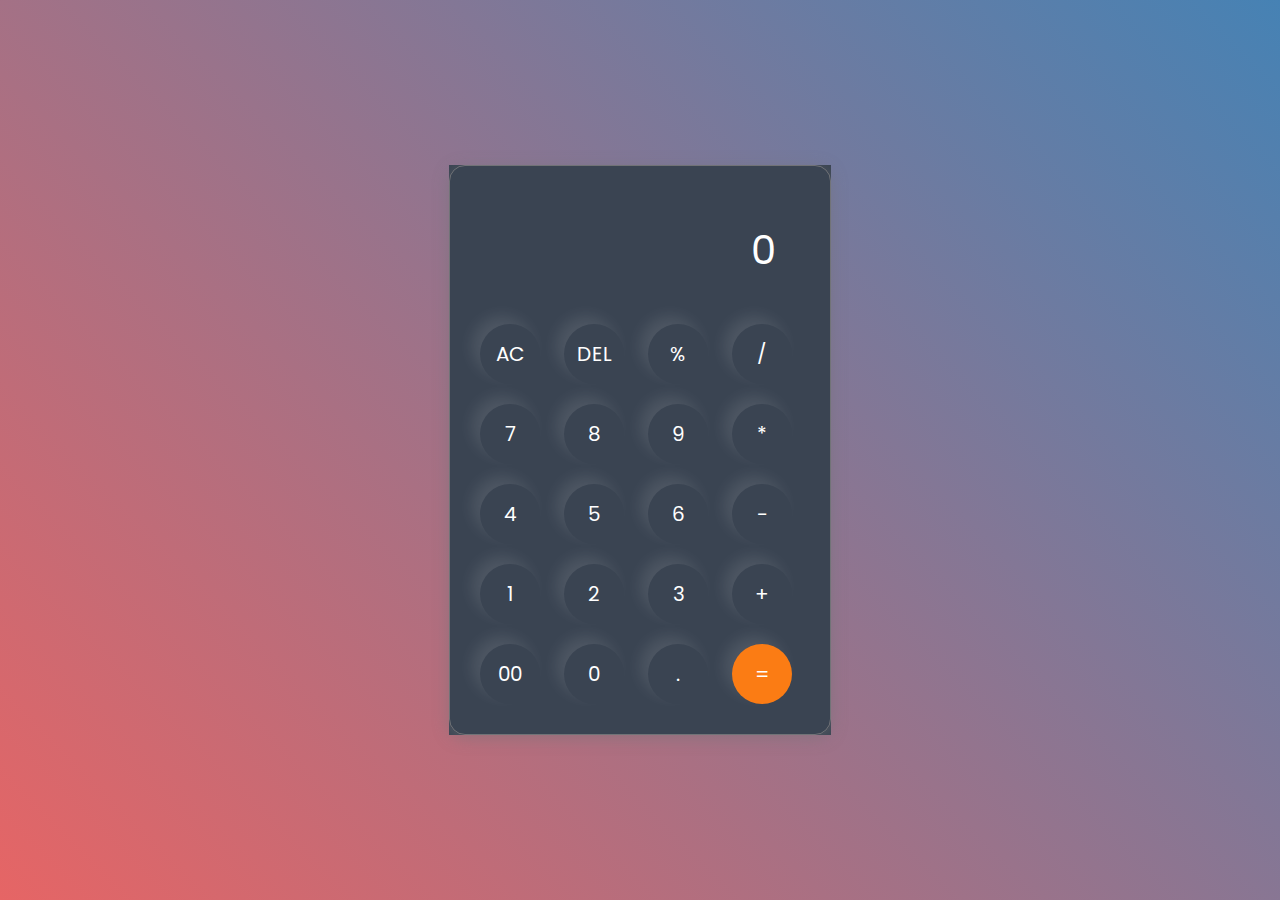
<file: calculator/index.html>
<!DOCTYPE html>
<html lang="en">
  <head>
    <meta charset="UTF-8" />
    <meta http-equiv="X-UA-Compatible" content="IE=edge" />
    <meta name="viewport" content="width=device-width, initial-scale=1.0" />
    <link rel="stylesheet" href="style.css" />
    <title>Calculator - By Code Traversal</title>
  </head>
  <body>
    <div class="container">
      <div class="calculator">
        <input type="text" id="inputBox" placeholder="0" />
        <div>
          <button class="button operator">AC</button>
          <button class="button operator">DEL</button>
          <button class="button operator">%</button>
          <button class="button operator">/</button>
        </div>
        <div>
          <button class="button">7</button>
          <button class="button">8</button>
          <button class="button">9</button>
          <button class="button operator">*</button>
        </div>
        <div>
          <button class="button">4</button>
          <button class="button">5</button>
          <button class="button">6</button>
          <button class="button operator">-</button>
        </div>
        <div>
          <button class="button">1</button>
          <button class="button">2</button>
          <button class="button">3</button>
          <button class="button operator">+</button>
        </div>

        <div>
          <button class="button">00</button>
          <button class="button">0</button>
          <button class="button">.</button>
          <button class="button equalBtn">=</button>
        </div>
      </div>
    </div>

    <script src="script.js"></script>
  </body>
</html>
</file>
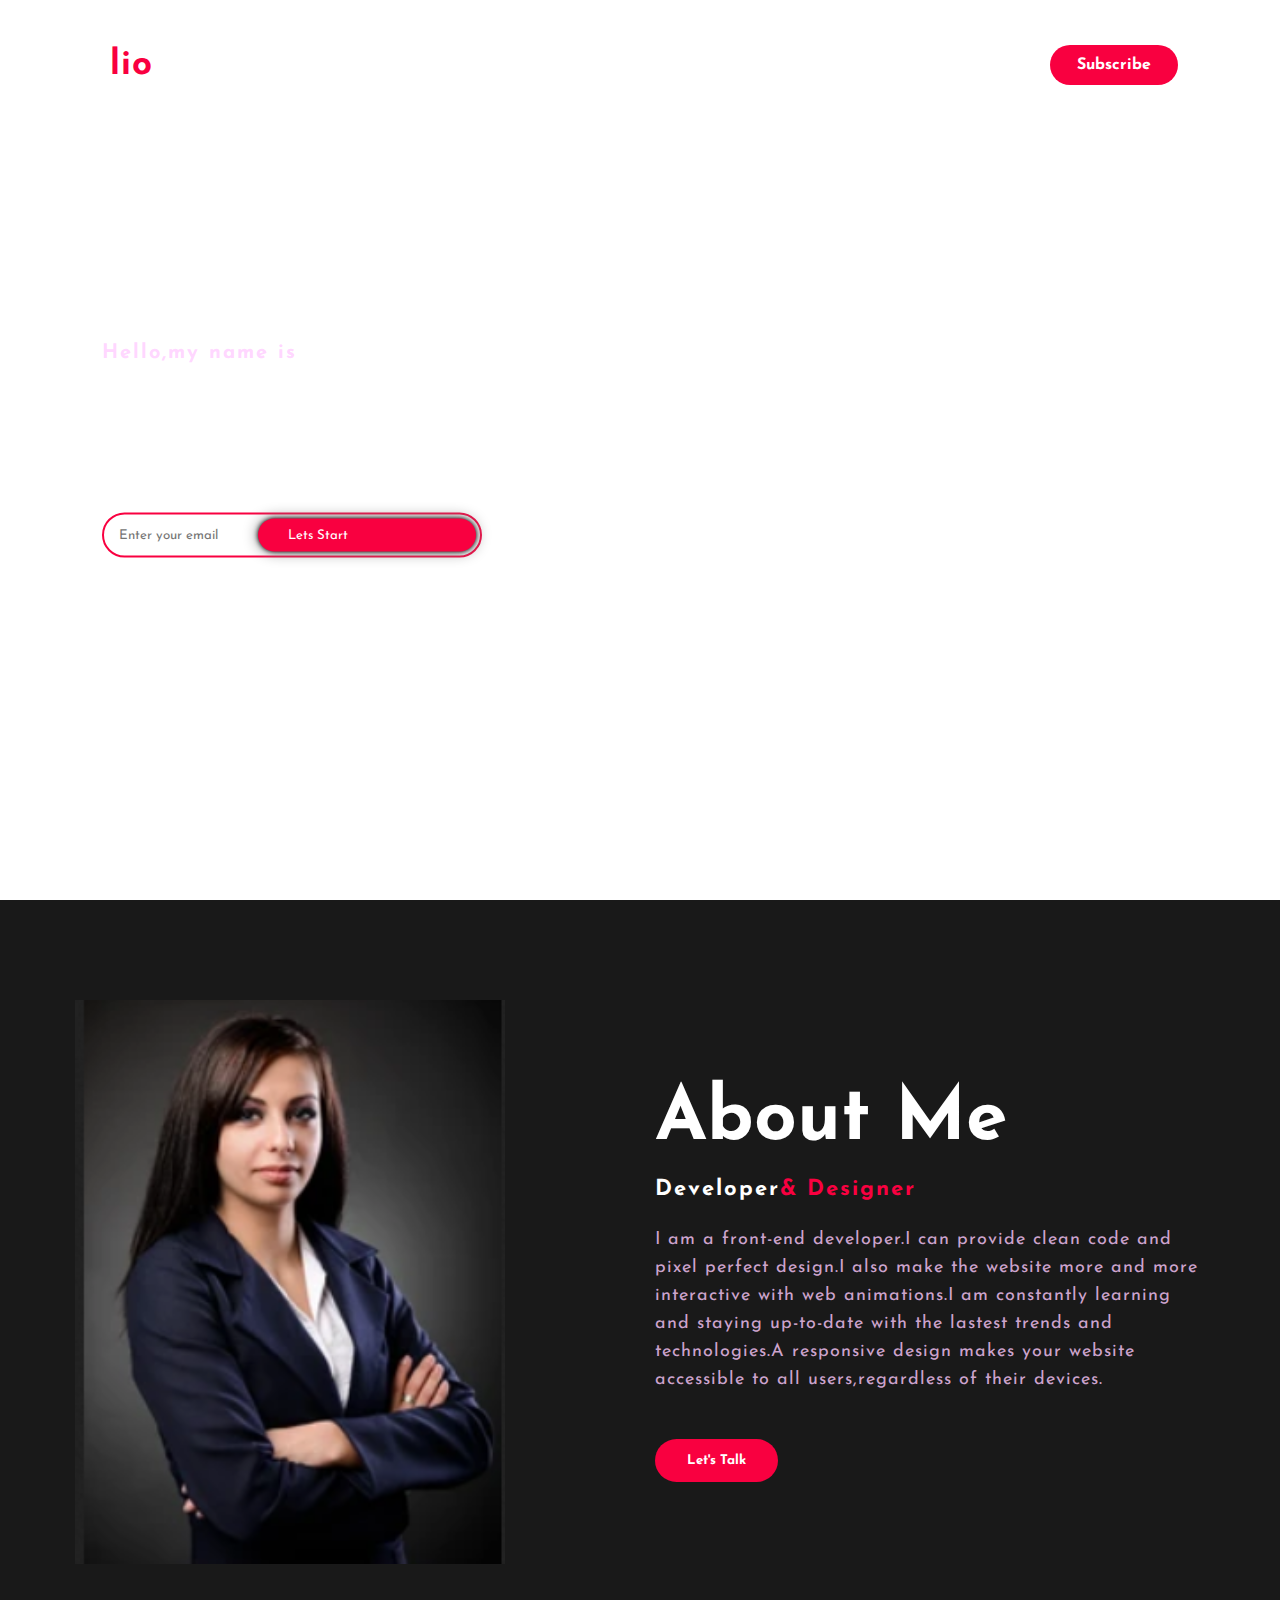
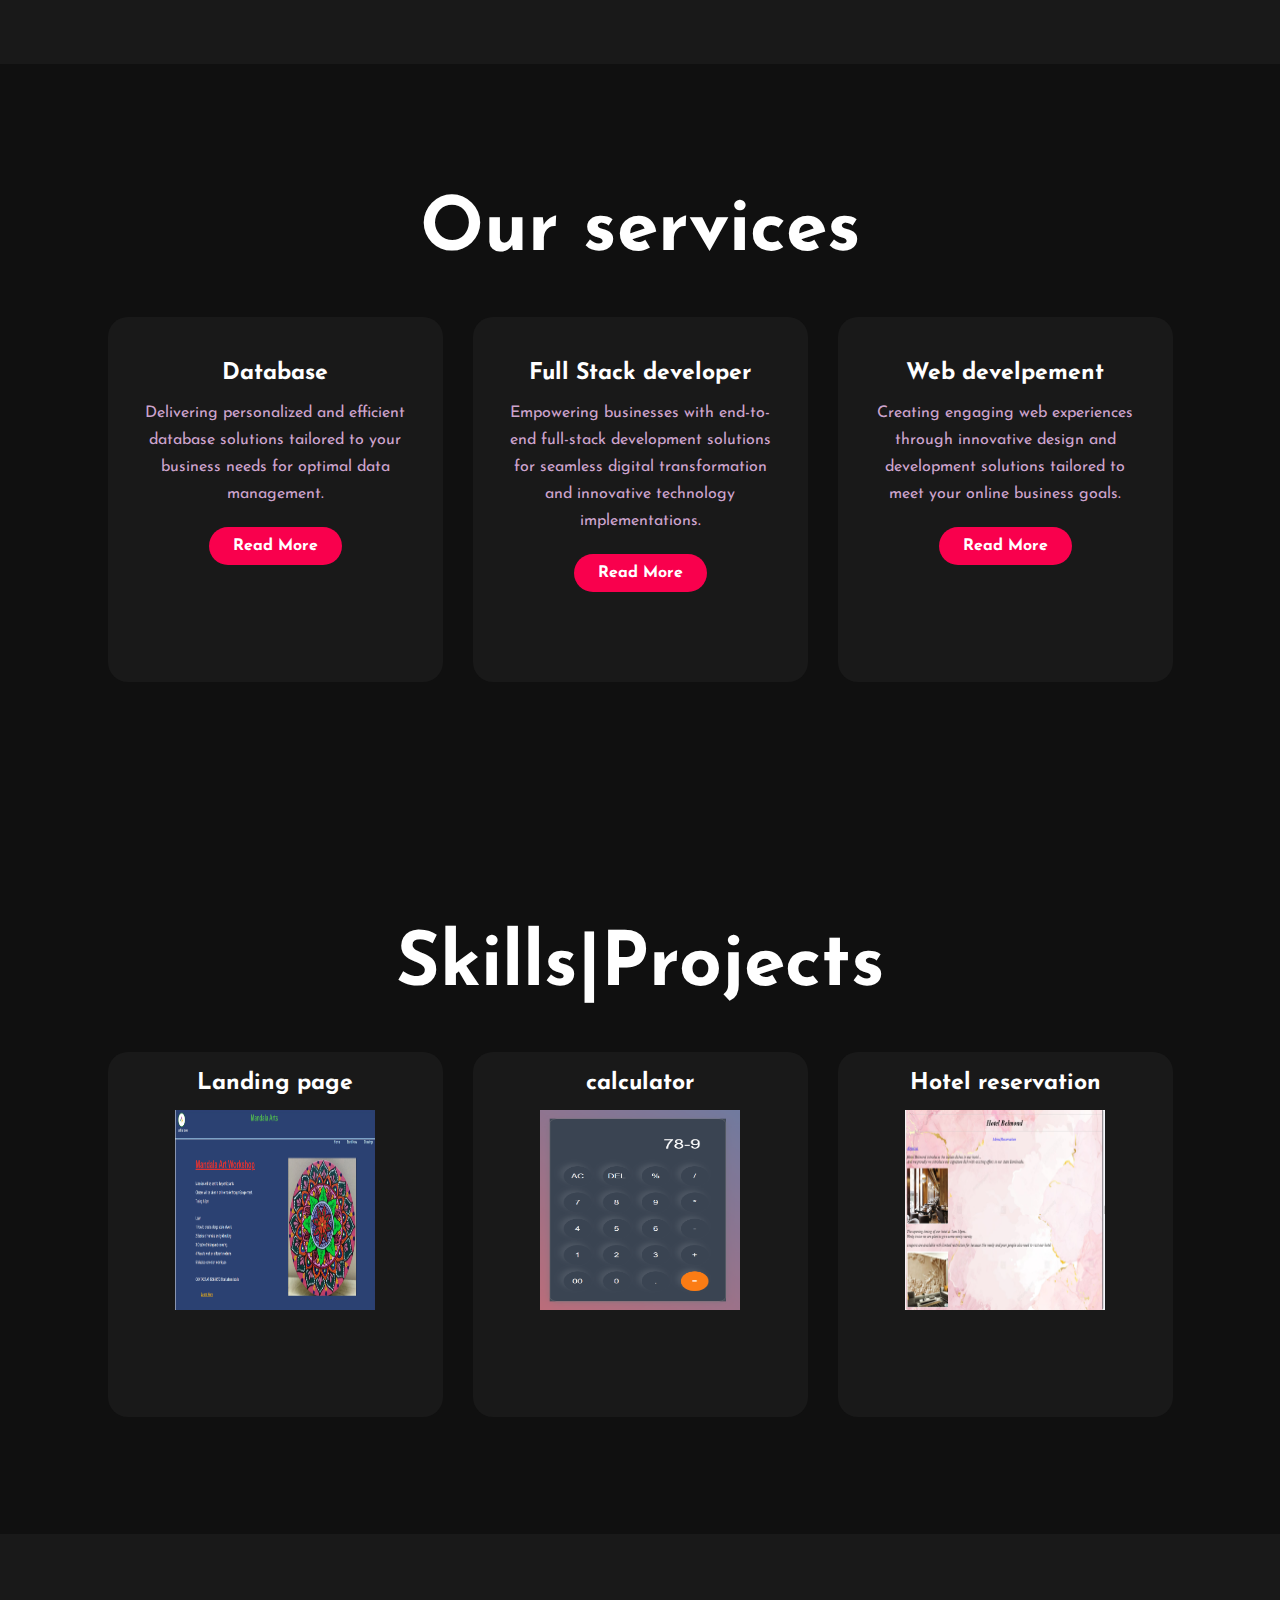
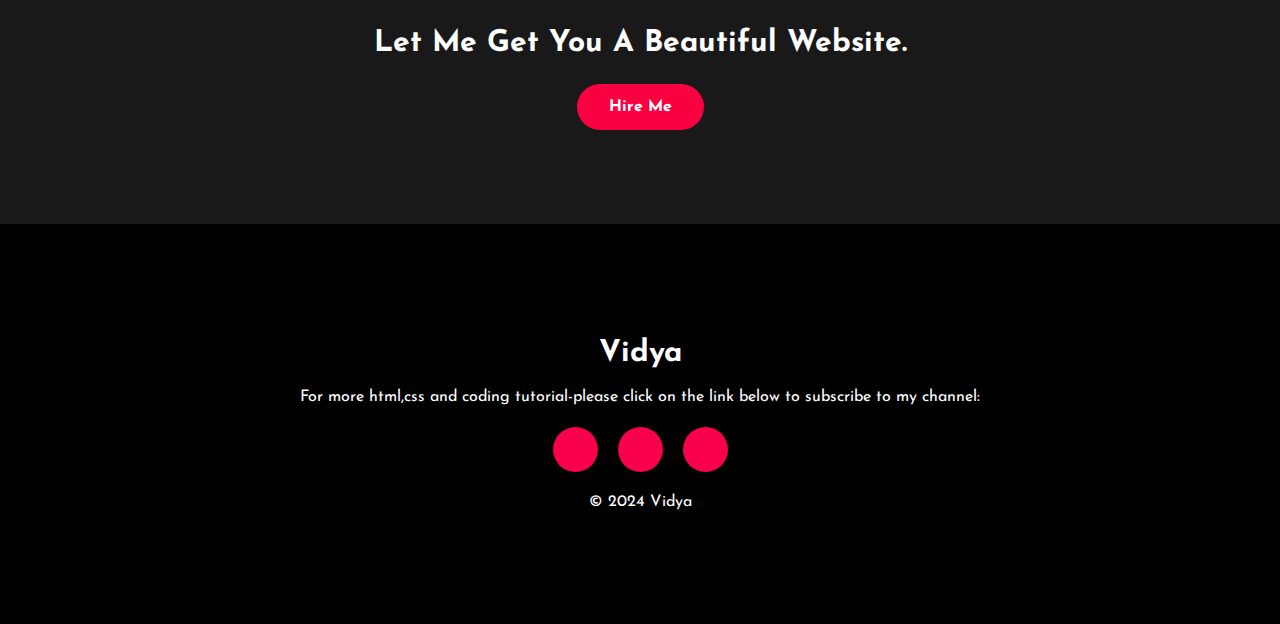
<file: portfolio/index.html>
<!DOCTYPE html>
<html>
    <head>
        <title>Portfolio website</title>
        <link rel="stylesheet" href="styles.css" type="text/css">
        <link rel="preconnect" href="https://fonts.gstatic.com">
        <link href="https://fonts.googleapis.com/css2?family=Josefin+Sans:ital,wght@0,100;0,200;0,300;0,400;0,500;0,600;0,700;1,100;1,200;1,300;1,400;1,500;1,600;1,700&display=swap" rel="stylesheet">
        <link rel="stylesheet" href="https://cdnjs.cloudflare.com/ajax/libs/font-awesome/5.15.3/css/all.min.css" integrity="sha512-iBBXm8fW90+nuLcSKlbmrPcLa0OT92xO1BIsZ+ywDWZCvqsWgccV3gFoRBv0z+8dLJgyAHIhR35VZc2oM/gI1w==" crossorigin="anonymous" referrerpolicy="no-referrer" />

    </head>
    <body>
        <div class="hero">
            <nav>
                <h2 class="logo">Portfo<span>lio</span></h2>
                <ul>
                    <li><a href="#">Home</a></li>
                    <li><a href="#">About us</a></li>
                    <li><a href="#">Services</a></li>
                    <li><a href="#">Skills</a></li>
                    <li><a href="#">contact us</a></li>
                </ul>
                <a href="#" class="btn">Subscribe</a>
            </nav>
            <div class="content">
                <h4>Hello,my name is</h4>
                <h1>Vidya</h1>
                <h3>I'm a Web developer.</h3>
                <div class="newslatter">
                    <form>
                        <input type="email" name="email" id="mail" placeholder="Enter your email">
                        <input type="sumbit" name="submit" value="Lets Start">
                    </form>

                </div>

            </div>
        </div>
        <section class="about">
            <div class="main">
                <img src="image/girl1.png">
                <div class="about-text">
                    <h2>About Me</h2>
                    <h5>Developer<span>& Designer</span> </h5>
                    <p>
                        I am a front-end developer.I can provide clean code and pixel perfect design.I also make the website more and more interactive with web animations.I am constantly learning and staying up-to-date with the lastest trends and technologies.A responsive design makes your website accessible to all users,regardless of their devices.
                    </p>
                    <button  type="button">Let's Talk</button>
                </div>
            </div>
        </section>
        <div class="service">
            <div class="title">
                <h2>Our services</h2>
            </div>
            <div class="box">
                <div class="card">
                    <i class="fas fa-bars"></i>
                   
                    <h5>Database</h5>
                    <div class="pra">
                        <p>
                            Delivering personalized and efficient database solutions tailored to your business needs for optimal data management.

                        </p>
                        <p style="text-align:center;">
                            <a class="button" href="#">Read More</a>
                        </p>
                    </div>
                </div>
                <div class="card">
                    <i class="fas fa-user"></i>
                   
                <h5>Full Stack developer</h5>
                    <div class="pra">
                        <p>
                            Empowering businesses with end-to-end full-stack development solutions for seamless digital transformation and innovative technology implementations.
                        </p>
                        <p style="text-align:center;">
                            <a class="button" href="#">Read More</a>
                        </p>
                    </div>
                </div>
                <div class="card">
                    <i class="fas fa-user"></i>
                   
                    <h5>Web develpement</h5>
                    <div class="pra">
                        <p>
                            Creating engaging web experiences through innovative design and development solutions tailored to meet your online business goals.

                        </p>
                        <p style="text-align:center;">
                            <a class="button" href="#">Read More</a>
                        </p>
                    </div>
                </div>
            </div>
        </div>
        <section >
            <div class="skills">
                <div class="head">
                    <h2>Skills|Projects</h2>
                </div>
                <div class="box1">
                    <div class="card1">
                        <h5>Landing page</h5>
                        <div class="pra1">
                            <p>
                                <img src="image/Screenshot (42).png" width="200" height="200">
                            </p>   
                        </div>
                    </div>
                  
                    <div class="card1">
                          <h5>calculator</h5>
                        <div class="pra1">
                            <p>
                                <img src="image/Screenshot (41).png" width="200" height="200">
                            </p>  
                        </div>
                    </div>
                    <div class="card1">
                            <h5>Hotel reservation</h5>
                        <div class="pra1">
                            <p>
                                <img src="image/Screenshot (44).png" width="200" height="200">
                            </p>   
                        </div>
                    </div>
        </section>
        <div class="contact-me">
            <p>Let Me Get You A Beautiful Website.</p>
            <a class="button-two" href="#">Hire Me</a>

        </div>
        <footer>
            <p>Vidya</p>
            <p>For more html,css and coding tutorial-please click on the link below to subscribe to my channel:</p>
            <div class="social">
                <a href="#"><i class="fab fa-facebook-f"></i></a>
                <a href="#"><i class="fab fa-instagram"></i></a>
                <a href="#"><i class="fab fa-dribbble"></i></a>
            </div>
            <p >&copy; 2024 Vidya</p>
        </footer>
    </body>
</html>
</file>
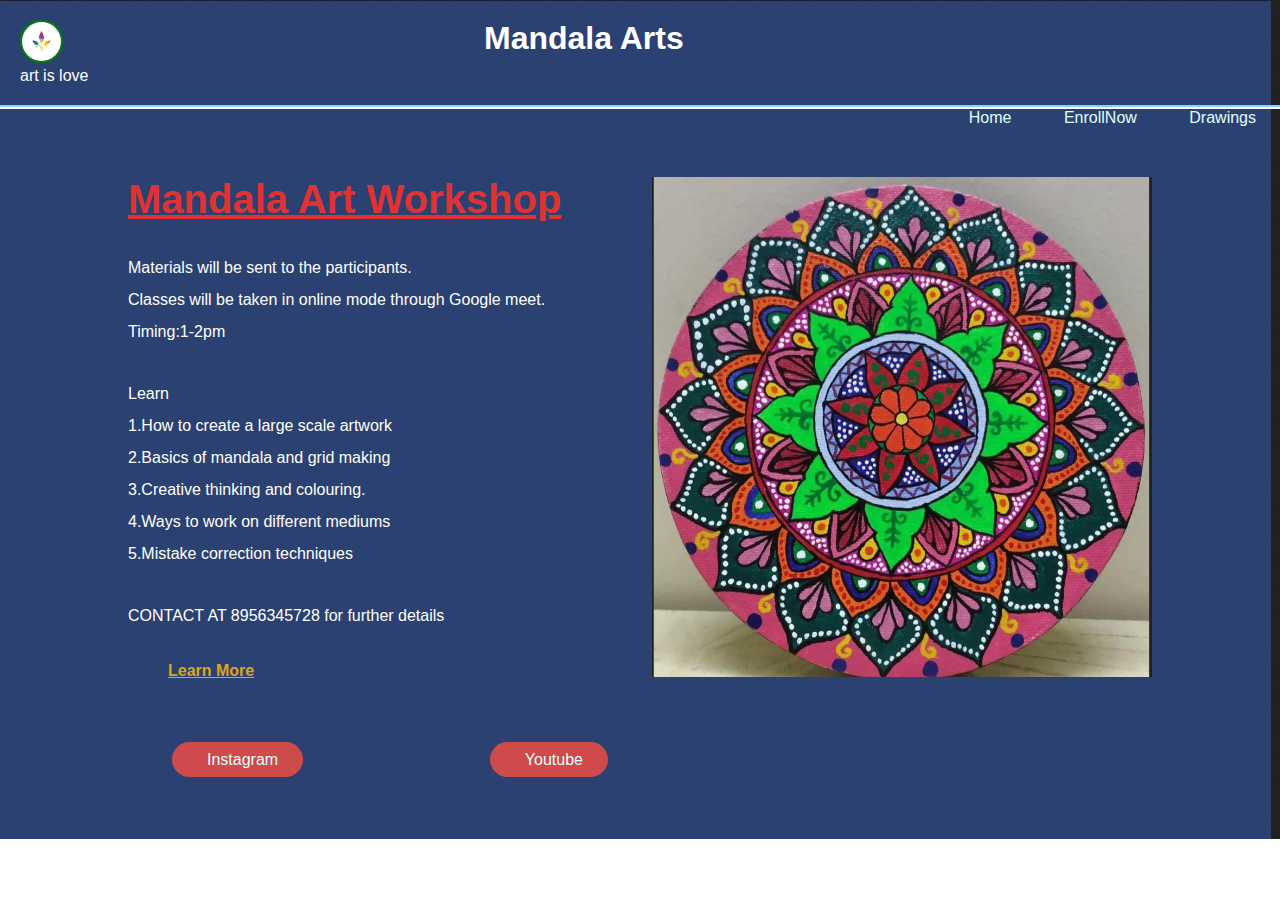
<file: landingpage/arts.html>
<!DOCTYPE html>
<html lang="en">
    <head>
        <meta name="author" content="width=device-width,initial-scale=1.0">
        <title>Mandala Arts</title>
        <link rel="shortcut icon" href="file:///C:/Users/Lenovo/Documents/star.jpg" type="image/x-icon">
        <link href="https://fonts.google.com/specimen/Kode+Mono:400,500,600,700%"/>
        <link rel="stylesheet" href="body.css" type="text/css">
        
    </head>
    <body>
        
        <header class="hero">
            <figure class="profile-pic">
                <img src="img/colorlogo.jpg" title="myprofile" width="120" height="120" alt="logo">
                <figcaption>art is love</figcaption>
            </figure>
            <h1 class="h1">
                <span class="nowrap">Mandala Arts</span>
            </h1>
            
        </header>
        
        <div class="wrapper">
            <nav>
                <ul>
                    <li><a href="#">Home</a></li>
                    <li><a href="#EnrollNow">EnrollNow</a></li>
                    <li><a href="#Drawings">Drawings</a></li>
                </ul>
            </nav>
        
        <div class="content">
            <div class="hero-info m-50" style="flex-basis: 650px;">
            <h2 class="h2">Mandala Art Workshop</h2>
            <p>Materials will be sent to the participants.<br>Classes will be taken in online mode through Google meet.<br>Timing:1-2pm</p>
            
            <p>Learn<br>1.How to create a large scale artwork<br>2.Basics of mandala and grid making<br>3.Creative thinking and colouring.<br>4.Ways to work on different mediums<br>5.Mistake correction techniques</p>
            <p>CONTACT AT 8956345728 for further details</p>
         
            <a class="Btn btn-outline" href="https://www.youtube.com/user/charvi ashtekar" target="_blank"><i class="fa fa-video-camera"></i>Learn More</a>
           
            <div class="social-links">
                <ul>
                    <li><a href="https://www.instagram.com/charviashtekar/" target="_blank" 
                          class="btn-social bg-instagram">
                        <i class="fa fa-instragram"></i> Instagram</a>
                    </li>
                    <li><a href="https://www.youtube.com/@charviashtekar" target="_blank"
                           class="btn-social bg-youtube">
                        <i class="fa fa-youtube"></i>Youtube</a>
                    </li>
                </ul>
            </div>
        </div>
        <img src="img/mangala.jpg" width="500" height="500">
           </div>
           </div>
           
           </body>
           </html>
</file>
<file: calculator/style.css>
@import url('https://fonts.googleapis.com/css2?family=Poppins:wght@500&display=swap');

*{
    margin: 0;
    padding: 0;
    box-sizing: border-box;
    font-family: 'Poppins', sans-serif;
}

body{
    width: 100%;
    height: 100vh;
    display: flex;
    justify-content: center;
    align-items: center;
    background: linear-gradient(45deg, rgb(230, 101, 101),steelblue);
}
.container{
    background-color:#3a4452;
}

.calculator{
    border: 1px solid #717377;
    padding: 20px;
    border-radius: 16px;
    background: transparent;
    box-shadow: 0px 3px 15px rgba(113, 115, 119, 0.5);

}

input{
    width: 320px;
    border: none;
    padding: 24px;
    margin: 10px;
    background: transparent;
    box-shadow: 0px 3px 15px rgbs(84, 84, 84, 0.1);
    font-size: 40px;
    text-align: right;
    cursor: pointer;
    color: #ffffff;
}

input::placeholder{
    color: #ffffff;
}

button{
    border: none;
    width: 60px;
    height: 60px;
    margin: 10px;
    border-radius: 50%;
    background: transparent;
    color: #ffffff;
    font-size: 20px;
    box-shadow: -8px -8px 15px rgba(255, 255, 255, 0.1);
    cursor: pointer;
}

.equalBtn{
    background-color: #fb7c14;
}

.operator{
    color: #6dee0a;
}
</file>
<file: portfolio/styles.css>
*{
    padding:0;
    margin:0;
    font-family:'Josefin Sans', sans-serif;
    box-sizing: border-box;
}
.hero{
    height:100vh;
    width:100%;
    background-image:url("file:///C:/Users/Lenovo/Downloads/black1");
    background-size:cover;
    background-position:center;
}
nav{

    display:flex;
    align-items:center;
    justify-content:space-between;
    padding-top:45px;
    padding-right:8%;
}
.logo{
    color:white;
    font-size:35px;
    letter-spacing:1px;
    cursor:pointer;
}
span{
    color:#f90040;
}
nav ul li{
    list-style-type: none;
    display:inline-block;
    padding:10px 25px;
}
nav ul li a{
    color:white;
    text-decoration: none;
    font-weight:bold;
    text-transform:capitalize;
}
nav ul li a:hover{
    color:#f90040;
    transition:.4s;
}
.btn{
    background-color:#f90040;
    color:white;
    text-decoration: none;
    border:2px solid transparent;
    font-weight:bold;
    padding:10px 25px;
    border-radius:30px;
    transition: transform .4s;
}
.btn:hover{
    transform: scale(1.2);
}
.content{
    position:absolute;
    top:50%;
    left: 8%;
    transform:translateY(-50%);
}
h1{
    color:white;
    margin:20px opx 20px;
    font-size:75px;
    font-weight:2.5rem;
    background-image:url("file:///C:/Users/Lenovo/Pictures/Screenshot%20(36).2.png");
    background-position:right;
    background-size: cover;
    background-clip: text;
    -webkit-background-clip: text;
    color:transparent;

}
h3{
    color:white;
    font-size:25px;
    margin-bottom:50px;
}
h4{
    color:#fcfc;
    letter-spacing:2px;
    font-size:20px;
}
.newslatter form{
    width:380px;
    max-width:100%;
    position:relative;

}
.newslatter form input:first-child{
    display:inline-block;
    width:100%;
    padding:14px 130px 14px 15px;
    border:2px solid #f90040;
    outline:none;
    border-radius:30px;

}
.newslatter form input:last-child{
    position:absolute;
    display:inline-block;
    outline:none;
    border:none;
    padding:10px 30px;
    border-radius:30px;
    background-color: #f90040;
    color:white;
    box-shadow:0px 0px 5px #000, 0px 0px 15px #858585;
    top:6px;
    right:6px;
}
.about{
    width:100%;
    padding:100px 0px;
    background-color:#191919;

}
.about img{
    height:auto;
    width:430px;
    
}
.about-text{
    width:550px;
}
.main{
    width:1130px;
    max-width:95%;
    margin:0 auto;
    display:flex;
    align-items:center;
    justify-content: space-between;
}
.about-text h2{
    color:white;
    font-size:75px;
    text-transform:capitalize;
    margin-bottom:20px;
}
.about-text h5{
    color:white;
    letter-spacing:2px;
    font-size:22px;
    margin-bottom:25px;
    text-transform: capitalize;
}
.about-text p{
    color:#fcfc;
    letter-spacing:1px;
    line-height:28px;
    font-size:18px;
    margin-bottom:45px;
}
button{
    background-color: #f90040;
    color:white;
    text-decoration:none;
    border:2px solid transparent;
    font-weight:bold;
    padding:13px 30px;
    border-radius:30px;
    transition:.4s;
}
button:hover{
    background-color: transparent;
    border:2px solid #f90040;
    cursor:pointer;
}
.service{
    background:#101010;
    width:100%;

    padding:100px 0px;


}
.title h2{
    color:white;
    font-size:75px;
    width:1130px;
    margin:30px auto;
    text-align:center;
}
.box{
    display:flex;
    justify-content:center;
    align-items:center;
    min-height:400px;

}
.card{
    height:365px;
    width:335px;
    padding:20px 35px;
    background:#191919;
    border-radius:20px;
    margin:15px;
    position:relative;
    overflow:hidden;
    text-align: center;
}
.card i{
    font-size:50px;
    display:block;
    text-align:center;
    margin:25px 0px;
    color:#f9004d;


}
h5{
    color:white;
    font-size:23px;
    margin-bottom:15px;
}
.pra p{
    color:#fcfc;
    font-size:16px;
    line-height:27px;
    margin-bottom:25px;
}
.card .button{
    background-color:#f9004d;
    color:white;
    text-decoration:none;
    border:2px solid transparent;
    font-weight:bold;
    padding:9px 22px;
    border-radius:30px;
    transition:.4s;

}
.card .button:hover{
    background-color:transparent;
    border:2px soid #f9004d;
    cursor:pointer;
}/*hi*/
.skills{
    background:#101010;
    width:100%;

    padding:100px 0px;


}
.head h2{
    color:white;
    font-size:75px;
    width:1130px;
    margin:30px auto;
    text-align:center;
}
.box1{
    display:flex;
    justify-content:center;
    align-items:center;
    min-height:400px;

}
.card1{
    height:365px;
    width:335px;
    padding:20px 35px;
    background:#191919;
    border-radius:20px;
    margin:15px;
    position:relative;
    overflow:hidden;
    text-align: center;
}
.card1 i{
    font-size:50px;
    display:block;
    text-align:center;
    margin:25px 0px;
    color:#f9004d;


}
h5{
    color:white;
    font-size:23px;
    margin-bottom:15px;
}
.pra1 p{
    color:#fcfc;
    font-size:16px;
    line-height:27px;
    margin-bottom:100px;
}
.cls{
    color:white;
    font-size:small;
}
/*.card .button{
    background-color:#f9004d;
    color:white;
    text-decoration:none;
    border:2px solid transparent;
    font-weight:bold;
    padding:9px 22px;
    border-radius:30px;
    transition:.4s;

}
.card .button:hover{
    background-color:transparent;
    border:2px soid #f9004d;
    cursor:pointer;
}*/
.contact-me{
    width:100%;
    height:290px;
    background:#191919;
    display:flex;
    align-items:center;
    flex-direction:column;
    justify-content:center;
}
.contact-me p{
    color:white;
    font-size:30px;
    font-weight:bold;
    margin-bottom:25px;
}
.contact-me .button-two{
    background-color: #f90040;
    color:white;
    text-decoration:none;
    border:2px solid transparent;
    font-weight:bold;
    padding:13px 30px;
    border-radius:30px;
    transition:.4s;

}
.contact-me .button-two:hover{
    background-color:transparent;
    border:2px soid #f9004d;
    cursor:pointer;

}
footer{
    position:relative;
    width:100%;
    height:400px;
    background:black;
    color:white;
    display:flex;
    flex-direction:column;
    align-items:center;
    justify-content:center;
}
footer p:nth-child(1){
    font-size:30px;
    color:white;
    margin-bottom:20px;
    font-weight:bold;
}
footer p:nth-chlid(2){
    color:white;
    font-size:17px;
    width:500px;
    text-align:center;
    line-height:26px;
}
.social{
    display:flex;

}
.social a{
    width:45px;
    height:45px;
    display:flex;
    align-items:center;
    justify-content: center;
    background:#f9004d;
    border-radius:50%;
    margin:22px 10px;
    color:white;
    text-decoration: none;
    font-size:20px;
}
.social a:hover{
    transform:scale(1.3);
    transition:.3s;
}
.end{
    position:absolute;
    color:#f9004d;
    bottom:35px;
    font-size:14px;

}
</file>
<file: landingpage/body.css>
* {
    box-sizing: border-box;
    margin: 0;
    padding: 0;
    font-family: "Montserrat", sans-serif;
}


.profile-pic{
    width:35%;
    align-items:center;
}
.profile-pic img{
    width:10%;
    height:auto;
    min-height:30px;
    border:2px double green;
    border-radius:50%;
    
}

.hero{
    border-bottom:2px solid lightskyblue;
    padding:20px;
    display:flex;
    justify-content:flex-start;
    color:white;
    gap:30px;
    background-image:url("img/darkblue.jpg");
    background-repeat:repeat;
    background-size:cover;
}
.h1{
    font-size:200%;
    text-align:center;
     animation-name: colorChange;
     animation-duration: 4s;
     animation-iteration-count: infinite;
}
@keyframes colorChange {
    0% {
        color: #e25e3b;
    }

    25% {
        color: rgb(235, 119, 235);
    }

    50% {
        color: lightgoldenrodyellow;
    }

    100% {
        color: #4caf50;
    }
}
ul{
    list-style-type: none;
    margin: 0;
    margin-top: 1.5px;
   z-index:-1; 
    padding:0;
    text-align:right;
    
    justify-content:space-between;
}
li{
    display:inline-block;
    margin-inline:1.5rem;
    align-items:right;
}
li a{
    text-decoration:none;
    color:lightcyan;
    text-align:justify;

}
li a:hover,li a:focus{
    text-decoration:underline;
    color:violet;
}

.wrapper {
    background-image:url("img/darkblue.jpg");
    background-repeat:no-repeat;
    background-attachment:fixed;
    background-size: 100% 100%;
    
}
    
.wrapper:before{
     position: absolute;
     content: '';
     height: 100%;
     top: 0;
     left: 0;
     z-index: -1;
}

.content {
    display: flex;
    padding: 50px 10%;
    justify-content: space-between;
    color:white;
    background-position: right;
    font-family:'Madimi+One';
    margin-top: 0%;
    margin-bottom: 0%;
}

.hero-info h1 {
    font-size: 40px;
}
.hero-info p{
    margin:30px 0;
    font-weight:400;
    line-height:2;
}
h2 {
    
    font-size:2.5rem;
    color:rgb(223, 51, 51);
    text-decoration: underline;
    
}

.btn {
    display: inline-block;
    font-weight: 400;
    color: white;
    text-align: center;
    vertical-align: middle;
    -webkit-user-select: none;
    -moz-user-select: none;
    -ms-user-select: none;
    user-select: none;
    background-color: transparent;
    border: 1px solid transparent;
    padding: .375rem .75rem;
    font-size: 1rem;
    line-height: 1.5;
    border-radius: .25rem;
    transition: color .15s ease-in-out, background-color .15s ease-in-out, border-color .15s ease-in-out, box-shadow .15s ease-in-out;
}

.btn-outline {
    border-radius: 30px;
    color:goldenrod;
    border-color:lightcoral;
    padding: 12px 30px;
    font-weight: 700;
    cursor: pointer;
    outline: none;
}

.btn-outline:hover {
    background: lavender;
    color: #6730e3;
}

i.fa {
    margin-right: 10px;
}

.social-links {
    padding: 20px;
    margin-top: 50px;
}

.social-links ul {
    list-style: none;
    display: flex;
    justify-content: space-between;

}

.btn-social {
    padding: 9px 25px;
    border: none;
    border-radius: 50px;
    cursor: pointer;
    transition: all 0.3s ease 0s;
}



.bg-youtube {
    background-color: rgb(207, 74, 74);
}

.bg-instagram {
    background-color:rgb(207, 74, 74);
}
</file>
